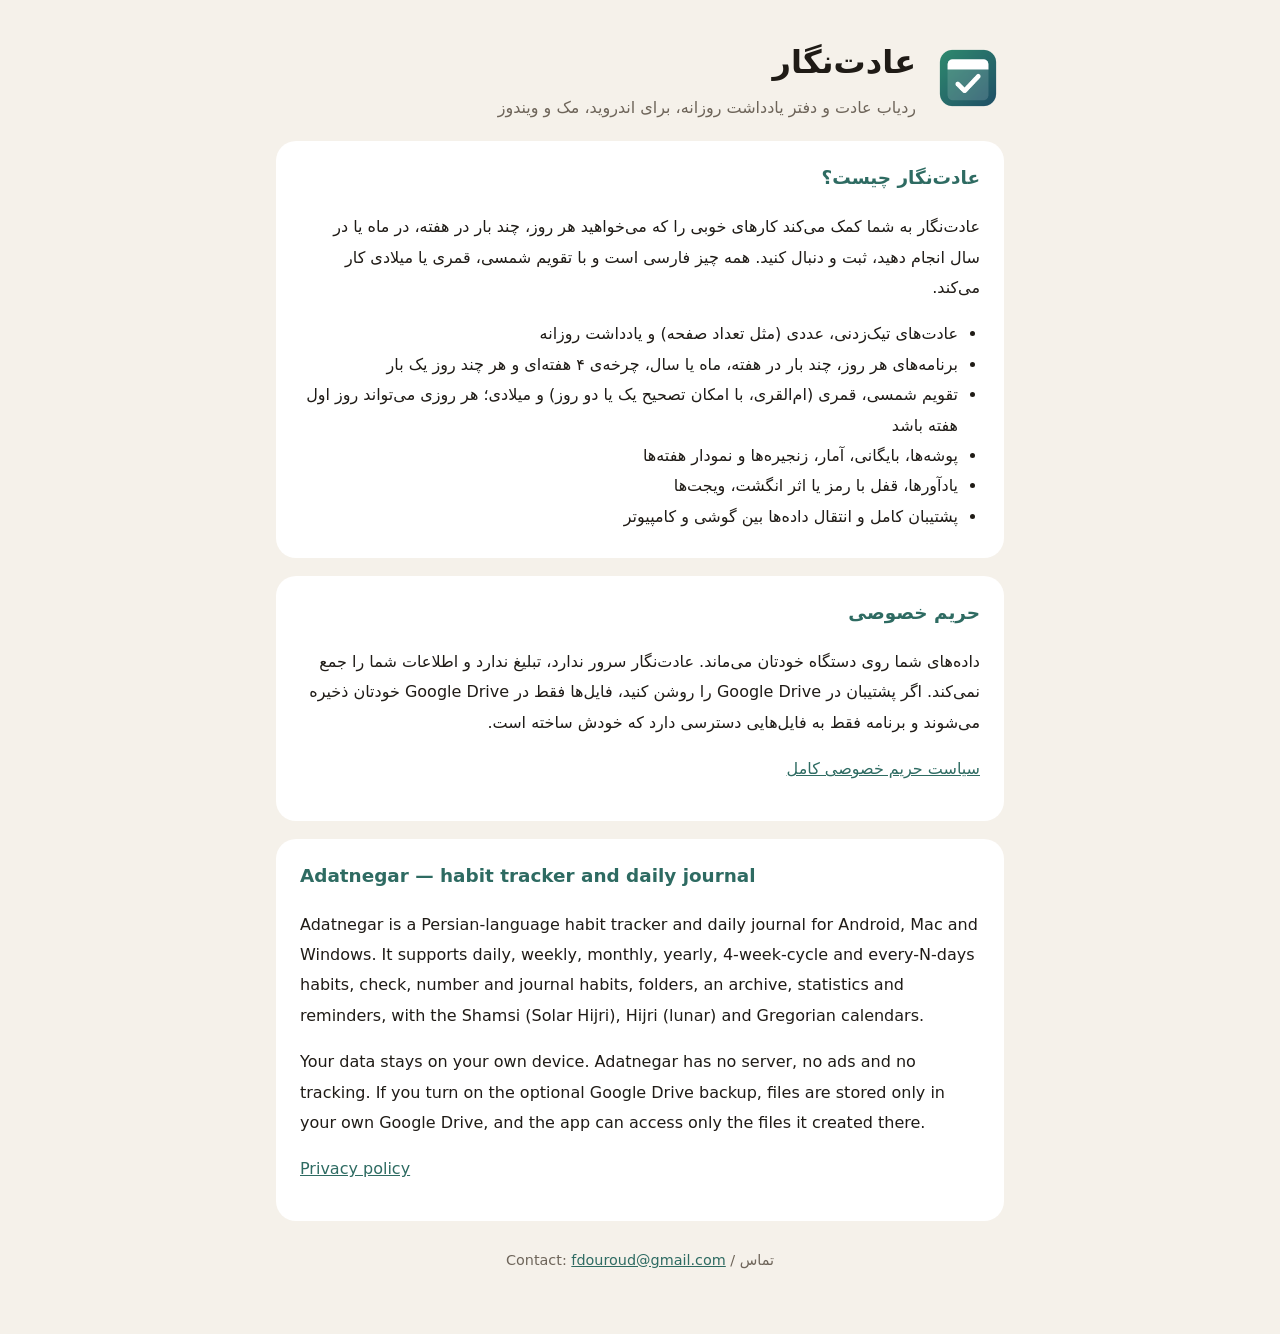
<file: adatnegar/index.html>
<!doctype html>
<html lang="fa" dir="rtl">
<head>
<meta charset="utf-8">
<meta name="viewport" content="width=device-width, initial-scale=1">
<title>عادت‌نگار — Adatnegar</title>
<meta name="description" content="عادت‌نگار: ردیاب عادت و دفتر یادداشت روزانه با تقویم شمسی، قمری و میلادی، برای اندروید، مک و ویندوز. Adatnegar: a Persian habit tracker and daily journal.">
<link rel="icon" href="icon.png">
<style>
  :root { --bg:#F5F1EA; --card:#fff; --text:#1F1B16; --text2:#6E655A; --primary:#2E6B62; --line:rgba(0,0,0,.1); }
  @media (prefers-color-scheme: dark) { :root { --bg:#121413; --card:#1C201F; --text:#ECE7DF; --text2:#A39C91; --primary:#86CFC2; --line:rgba(255,255,255,.15); } }
  * { box-sizing: border-box; }
  body { margin:0; background:var(--bg); color:var(--text); font-family: Vazirmatn, Tahoma, system-ui, sans-serif; line-height:1.9; }
  main { max-width:760px; margin:0 auto; padding:32px 16px 60px; }
  header { display:flex; align-items:center; gap:16px; margin-bottom:8px; }
  header img { width:72px; height:72px; }
  h1 { margin:0; font-size:2em; }
  .sub { color:var(--text2); margin:0; }
  section { background:var(--card); border-radius:20px; padding:20px 24px; margin-top:18px; }
  h2 { margin:0 0 6px; color:var(--primary); font-size:1.15em; }
  ul { margin:6px 0; padding-inline-start:22px; }
  a { color:var(--primary); }
  .en { direction:ltr; text-align:left; font-family: system-ui, -apple-system, 'Segoe UI', sans-serif; }
  footer { color:var(--text2); font-size:.9em; margin-top:26px; text-align:center; }
</style>
</head>
<body>
<main>
  <header>
    <img src="icon.png" alt="">
    <div>
      <h1>عادت‌نگار</h1>
      <p class="sub">ردیاب عادت و دفتر یادداشت روزانه، برای اندروید، مک و ویندوز</p>
    </div>
  </header>

  <section>
    <h2>عادت‌نگار چیست؟</h2>
    <p>عادت‌نگار به شما کمک می‌کند کارهای خوبی را که می‌خواهید هر روز، چند بار در هفته، در ماه یا در سال انجام دهید، ثبت و دنبال کنید. همه چیز فارسی است و با تقویم شمسی، قمری یا میلادی کار می‌کند.</p>
    <ul>
      <li>عادت‌های تیک‌زدنی، عددی (مثل تعداد صفحه) و یادداشت روزانه</li>
      <li>برنامه‌های هر روز، چند بار در هفته، ماه یا سال، چرخه‌ی ۴ هفته‌ای و هر چند روز یک بار</li>
      <li>تقویم شمسی، قمری (ام‌القری، با امکان تصحیح یک یا دو روز) و میلادی؛ هر روزی می‌تواند روز اول هفته باشد</li>
      <li>پوشه‌ها، بایگانی، آمار، زنجیره‌ها و نمودار هفته‌ها</li>
      <li>یادآورها، قفل با رمز یا اثر انگشت، ویجت‌ها</li>
      <li>پشتیبان کامل و انتقال داده‌ها بین گوشی و کامپیوتر</li>
    </ul>
  </section>

  <section>
    <h2>حریم خصوصی</h2>
    <p>داده‌های شما روی دستگاه خودتان می‌ماند. عادت‌نگار سرور ندارد، تبلیغ ندارد و اطلاعات شما را جمع نمی‌کند. اگر پشتیبان در Google Drive را روشن کنید، فایل‌ها فقط در Google Drive خودتان ذخیره می‌شوند و برنامه فقط به فایل‌هایی دسترسی دارد که خودش ساخته است.</p>
    <p><a href="privacy.html">سیاست حریم خصوصی کامل</a></p>
  </section>

  <section class="en" lang="en" dir="ltr">
    <h2>Adatnegar — habit tracker and daily journal</h2>
    <p>Adatnegar is a Persian-language habit tracker and daily journal for Android, Mac and Windows. It supports daily, weekly, monthly, yearly, 4-week-cycle and every-N-days habits, check, number and journal habits, folders, an archive, statistics and reminders, with the Shamsi (Solar Hijri), Hijri (lunar) and Gregorian calendars.</p>
    <p>Your data stays on your own device. Adatnegar has no server, no ads and no tracking. If you turn on the optional Google Drive backup, files are stored only in your own Google Drive, and the app can access only the files it created there.</p>
    <p><a href="privacy.html#en">Privacy policy</a></p>
  </section>

  <footer>
    تماس / Contact: <a href="mailto:fdouroud@gmail.com">fdouroud@gmail.com</a>
  </footer>
</main>
</body>
</html>
</file>
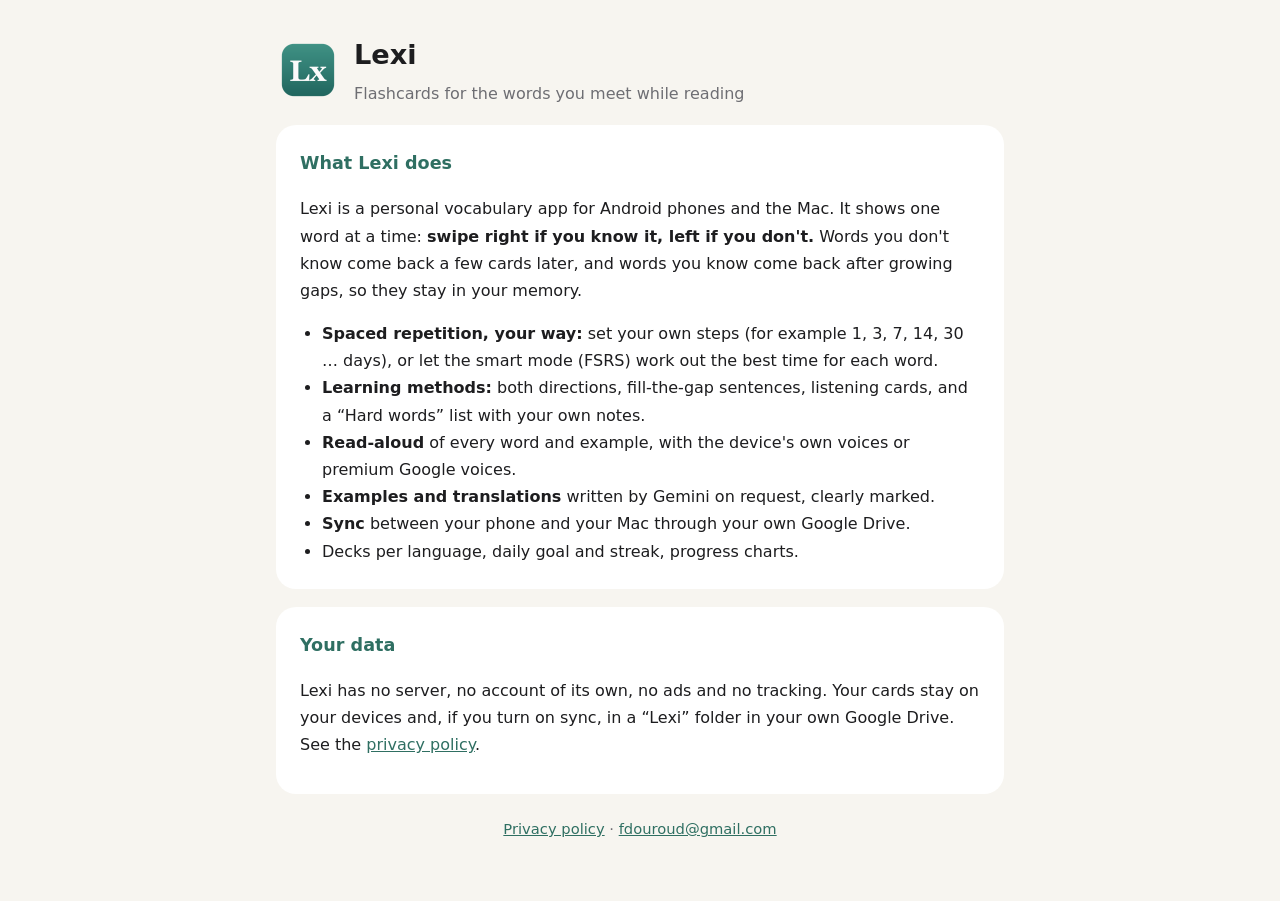
<file: lexi/index.html>
<!doctype html>
<html lang="en">
<head>
<meta charset="utf-8">
<meta name="viewport" content="width=device-width, initial-scale=1">
<title>Lexi — flashcards for the words you meet while reading</title>
<meta name="description" content="Lexi is a personal flashcard app for Android and Mac: swipe right if you know a word, left if you don't, with spaced repetition and read-aloud.">
<link rel="icon" href="icon.png">
<link rel="stylesheet" href="style.css">
</head>
<body>
<main>
  <header><img src="icon.png" alt=""><div><h1>Lexi</h1><p class="sub">Flashcards for the words you meet while reading</p></div></header>

  <article>
    <h2>What Lexi does</h2>
    <p>Lexi is a personal vocabulary app for Android phones and the Mac. It shows one word at a time:
      <b>swipe right if you know it, left if you don't.</b> Words you don't know come back a few cards later, and
      words you know come back after growing gaps, so they stay in your memory.</p>
    <ul>
      <li><b>Spaced repetition, your way:</b> set your own steps (for example 1, 3, 7, 14, 30 … days), or let the smart
        mode (FSRS) work out the best time for each word.</li>
      <li><b>Learning methods:</b> both directions, fill-the-gap sentences, listening cards, and a “Hard words” list with your own notes.</li>
      <li><b>Read-aloud</b> of every word and example, with the device's own voices or premium Google voices.</li>
      <li><b>Examples and translations</b> written by Gemini on request, clearly marked.</li>
      <li><b>Sync</b> between your phone and your Mac through your own Google Drive.</li>
      <li>Decks per language, daily goal and streak, progress charts.</li>
    </ul>
  </article>

  <article>
    <h2>Your data</h2>
    <p>Lexi has no server, no account of its own, no ads and no tracking. Your cards stay on your devices and, if you
      turn on sync, in a “Lexi” folder in your own Google Drive. See the <a href="privacy.html">privacy policy</a>.</p>
  </article>

  <footer><a href="privacy.html">Privacy policy</a> · <a href="mailto:fdouroud@gmail.com">fdouroud@gmail.com</a></footer>
</main>
</body>
</html>
</file>
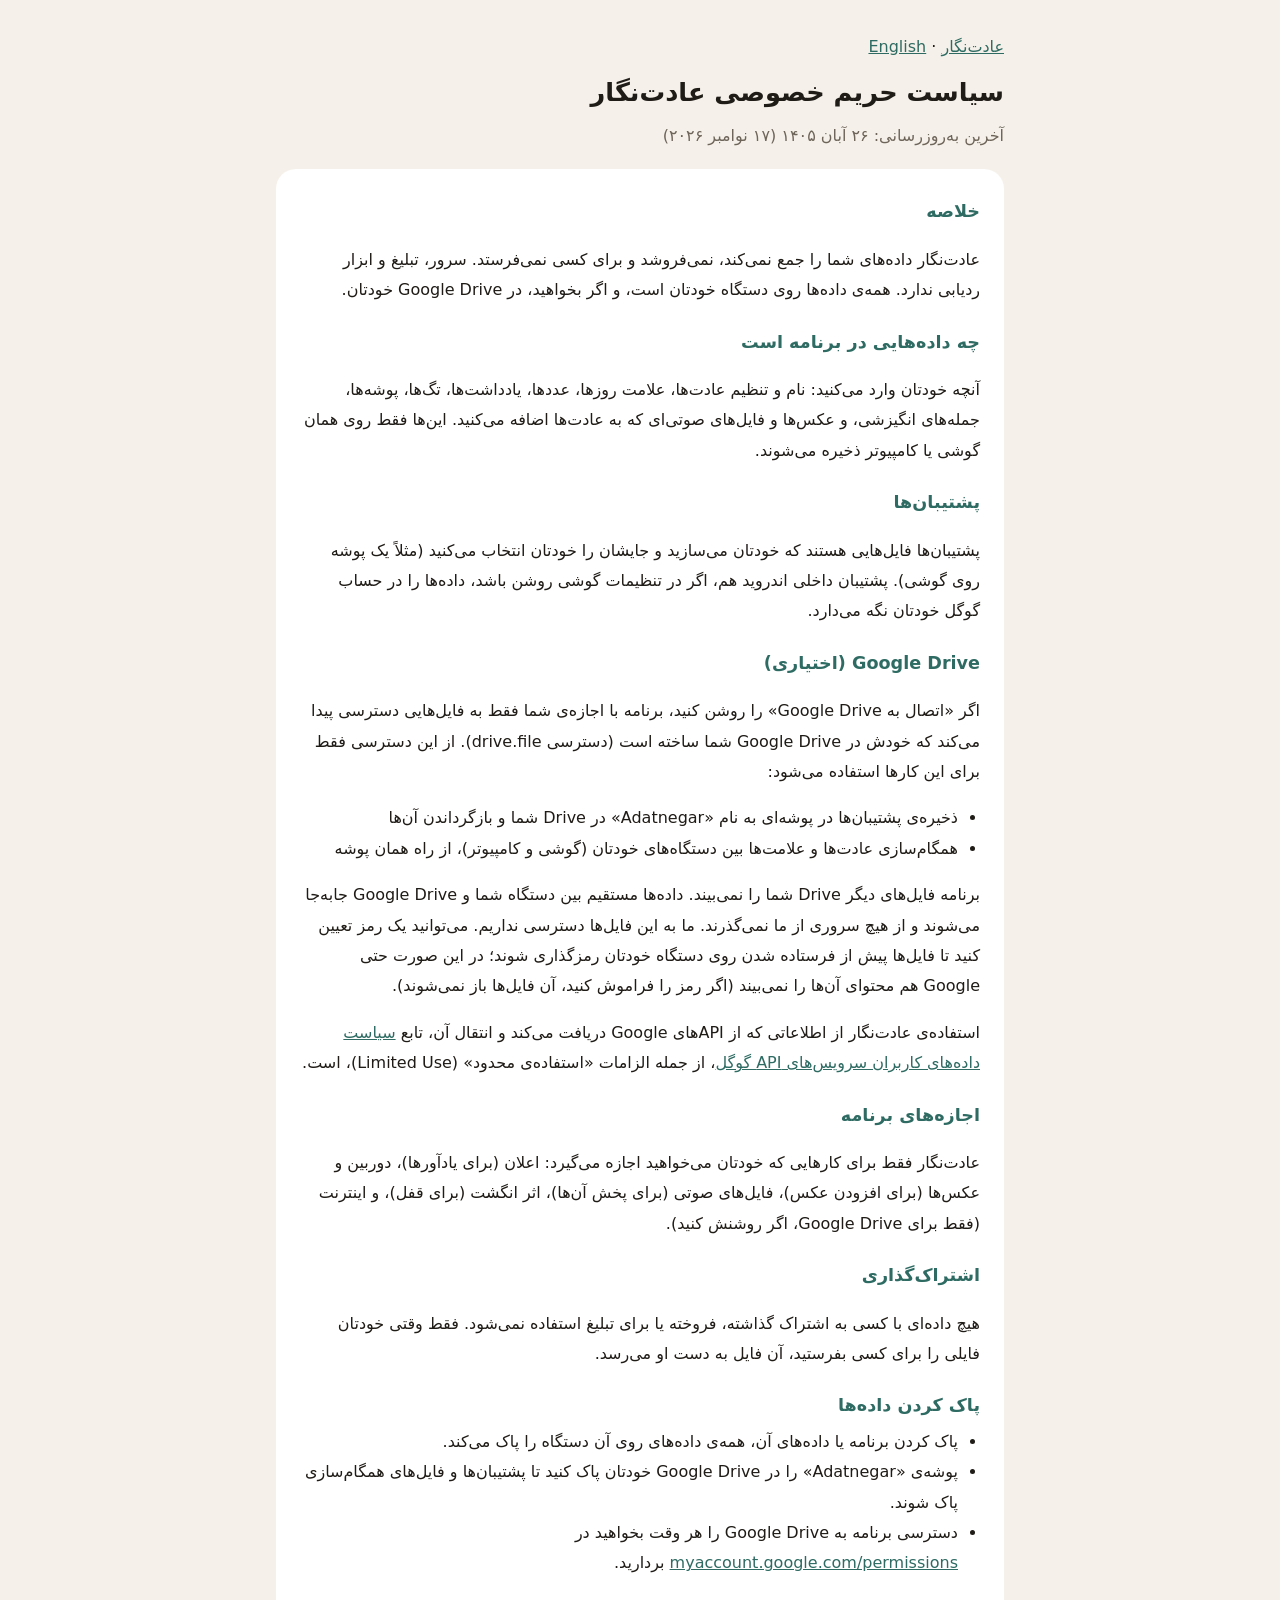
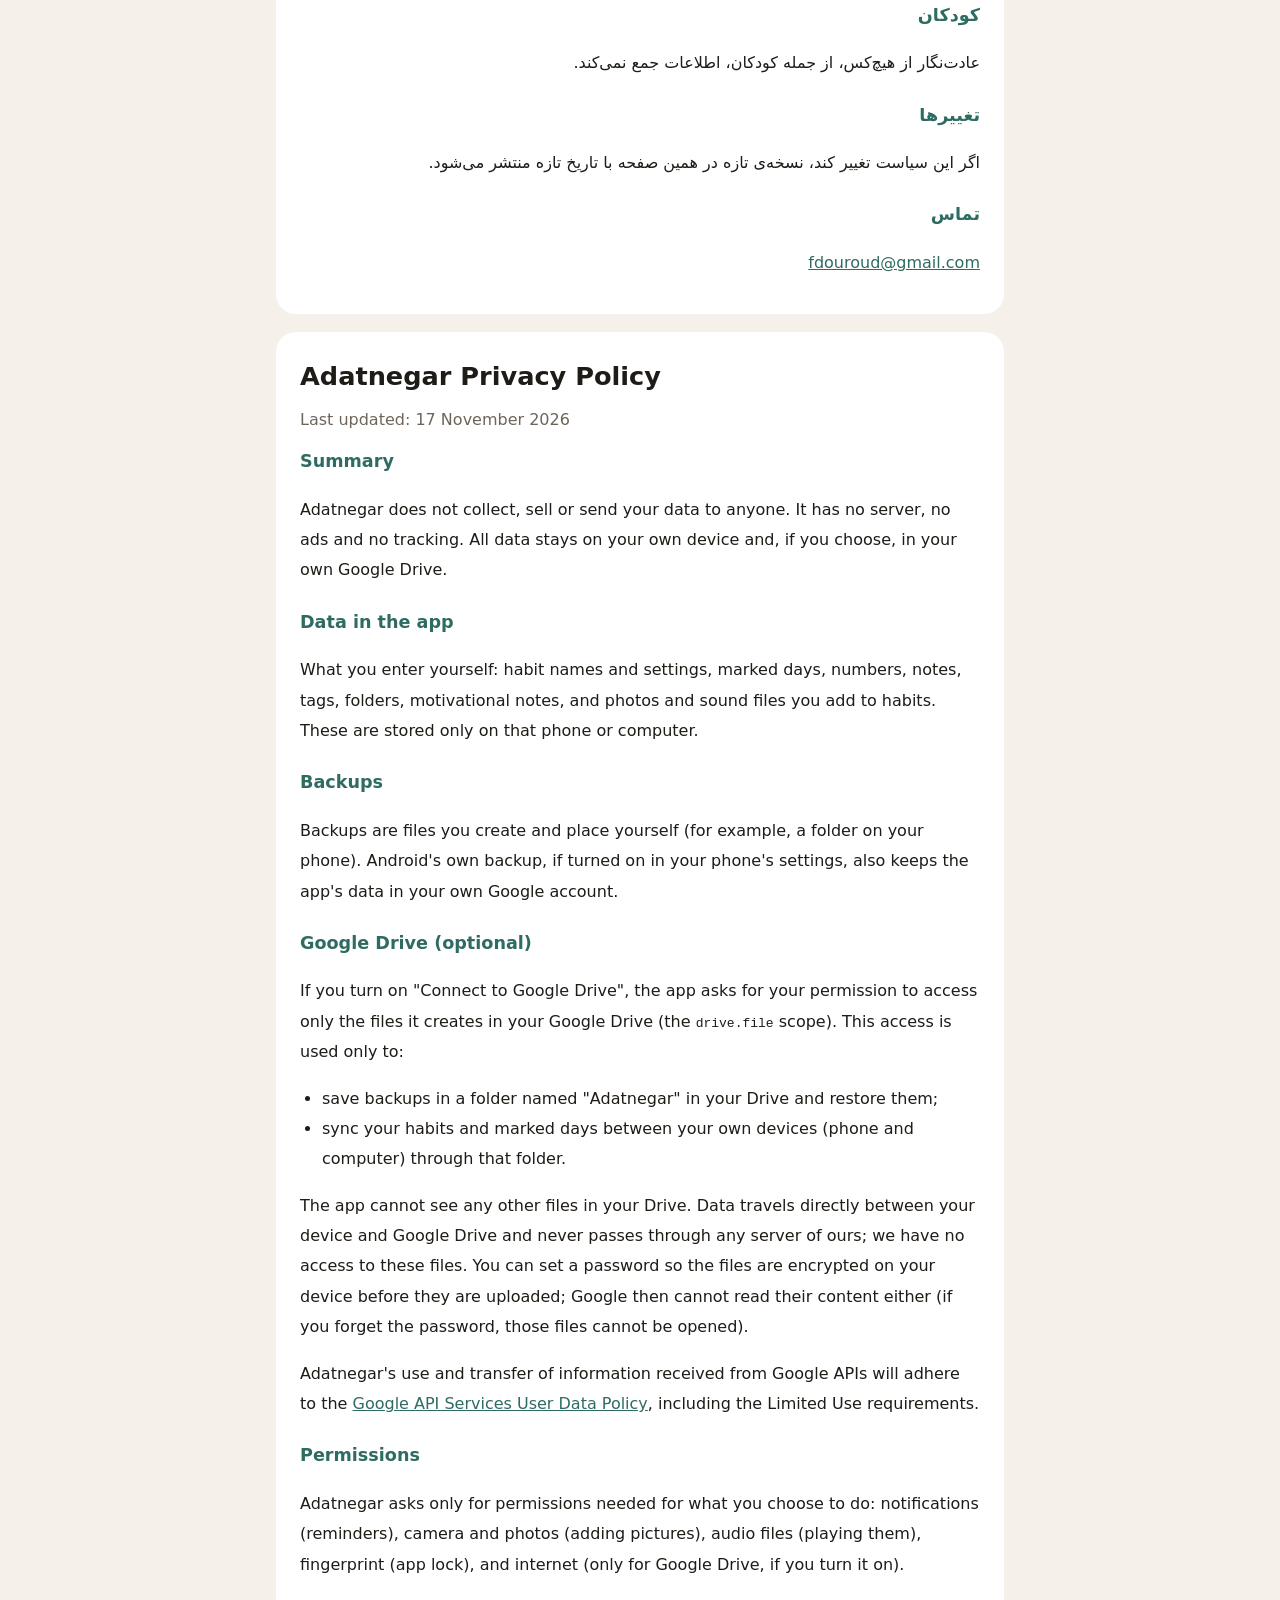
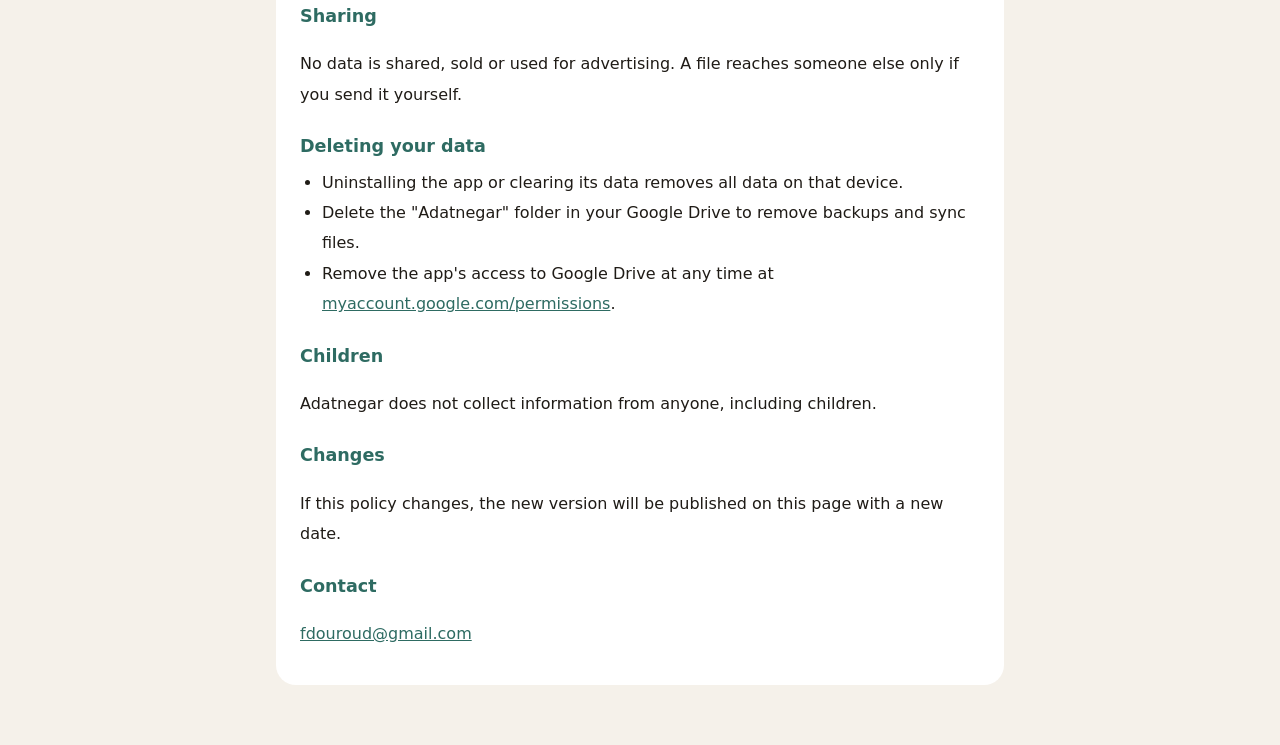
<file: adatnegar/privacy.html>
<!doctype html>
<html lang="fa" dir="rtl">
<head>
<meta charset="utf-8">
<meta name="viewport" content="width=device-width, initial-scale=1">
<title>سیاست حریم خصوصی عادت‌نگار — Adatnegar Privacy Policy</title>
<link rel="icon" href="icon.png">
<style>
  :root { --bg:#F5F1EA; --card:#fff; --text:#1F1B16; --text2:#6E655A; --primary:#2E6B62; }
  @media (prefers-color-scheme: dark) { :root { --bg:#121413; --card:#1C201F; --text:#ECE7DF; --text2:#A39C91; --primary:#86CFC2; } }
  * { box-sizing: border-box; }
  body { margin:0; background:var(--bg); color:var(--text); font-family: Vazirmatn, Tahoma, system-ui, sans-serif; line-height:1.9; }
  main { max-width:760px; margin:0 auto; padding:32px 16px 60px; }
  h1 { font-size:1.6em; margin:0 0 4px; }
  .date { color:var(--text2); margin:0 0 10px; }
  article { background:var(--card); border-radius:20px; padding:20px 24px; margin-top:18px; }
  h2 { color:var(--primary); font-size:1.1em; margin:20px 0 4px; }
  h2:first-of-type { margin-top:6px; }
  ul { margin:4px 0; padding-inline-start:22px; }
  a { color:var(--primary); }
  .en { direction:ltr; text-align:left; font-family: system-ui, -apple-system, 'Segoe UI', sans-serif; }
  nav { margin-bottom:6px; }
</style>
</head>
<body>
<main>
  <nav><a href="index.html">عادت‌نگار</a> · <a href="#en">English</a></nav>
  <h1>سیاست حریم خصوصی عادت‌نگار</h1>
  <p class="date">آخرین به‌روزرسانی: ۲۶ آبان ۱۴۰۵ (۱۷ نوامبر ۲۰۲۶)</p>

  <article>
    <h2>خلاصه</h2>
    <p>عادت‌نگار داده‌های شما را جمع نمی‌کند، نمی‌فروشد و برای کسی نمی‌فرستد. سرور، تبلیغ و ابزار ردیابی ندارد. همه‌ی داده‌ها روی دستگاه خودتان است، و اگر بخواهید، در Google Drive خودتان.</p>

    <h2>چه داده‌هایی در برنامه است</h2>
    <p>آنچه خودتان وارد می‌کنید: نام و تنظیم عادت‌ها، علامت روزها، عددها، یادداشت‌ها، تگ‌ها، پوشه‌ها، جمله‌های انگیزشی، و عکس‌ها و فایل‌های صوتی‌ای که به عادت‌ها اضافه می‌کنید. این‌ها فقط روی همان گوشی یا کامپیوتر ذخیره می‌شوند.</p>

    <h2>پشتیبان‌ها</h2>
    <p>پشتیبان‌ها فایل‌هایی هستند که خودتان می‌سازید و جایشان را خودتان انتخاب می‌کنید (مثلاً یک پوشه روی گوشی). پشتیبان داخلی اندروید هم، اگر در تنظیمات گوشی روشن باشد، داده‌ها را در حساب گوگل خودتان نگه می‌دارد.</p>

    <h2>Google Drive (اختیاری)</h2>
    <p>اگر «اتصال به Google Drive» را روشن کنید، برنامه با اجازه‌ی شما فقط به فایل‌هایی دسترسی پیدا می‌کند که خودش در Google Drive شما ساخته است (دسترسی <span dir="ltr">drive.file</span>). از این دسترسی فقط برای این کارها استفاده می‌شود:</p>
    <ul>
      <li>ذخیره‌ی پشتیبان‌ها در پوشه‌ای به نام «Adatnegar» در Drive شما و بازگرداندن آن‌ها</li>
      <li>همگام‌سازی عادت‌ها و علامت‌ها بین دستگاه‌های خودتان (گوشی و کامپیوتر)، از راه همان پوشه</li>
    </ul>
    <p>برنامه فایل‌های دیگر Drive شما را نمی‌بیند. داده‌ها مستقیم بین دستگاه شما و Google Drive جابه‌جا می‌شوند و از هیچ سروری از ما نمی‌گذرند. ما به این فایل‌ها دسترسی نداریم. می‌توانید یک رمز تعیین کنید تا فایل‌ها پیش از فرستاده شدن روی دستگاه خودتان رمزگذاری شوند؛ در این صورت حتی Google هم محتوای آن‌ها را نمی‌بیند (اگر رمز را فراموش کنید، آن فایل‌ها باز نمی‌شوند).</p>
    <p>استفاده‌ی عادت‌نگار از اطلاعاتی که از APIهای Google دریافت می‌کند و انتقال آن، تابع <a href="https://developers.google.com/terms/api-services-user-data-policy">سیاست داده‌های کاربران سرویس‌های API گوگل</a>، از جمله الزامات «استفاده‌ی محدود» (Limited Use)، است.</p>

    <h2>اجازه‌های برنامه</h2>
    <p>عادت‌نگار فقط برای کارهایی که خودتان می‌خواهید اجازه می‌گیرد: اعلان (برای یادآورها)، دوربین و عکس‌ها (برای افزودن عکس)، فایل‌های صوتی (برای پخش آن‌ها)، اثر انگشت (برای قفل)، و اینترنت (فقط برای Google Drive، اگر روشنش کنید).</p>

    <h2>اشتراک‌گذاری</h2>
    <p>هیچ داده‌ای با کسی به اشتراک گذاشته، فروخته یا برای تبلیغ استفاده نمی‌شود. فقط وقتی خودتان فایلی را برای کسی بفرستید، آن فایل به دست او می‌رسد.</p>

    <h2>پاک کردن داده‌ها</h2>
    <ul>
      <li>پاک کردن برنامه یا داده‌های آن، همه‌ی داده‌های روی آن دستگاه را پاک می‌کند.</li>
      <li>پوشه‌ی «Adatnegar» را در Google Drive خودتان پاک کنید تا پشتیبان‌ها و فایل‌های همگام‌سازی پاک شوند.</li>
      <li>دسترسی برنامه به Google Drive را هر وقت بخواهید در <a href="https://myaccount.google.com/permissions">myaccount.google.com/permissions</a> بردارید.</li>
    </ul>

    <h2>کودکان</h2>
    <p>عادت‌نگار از هیچ‌کس، از جمله کودکان، اطلاعات جمع نمی‌کند.</p>

    <h2>تغییرها</h2>
    <p>اگر این سیاست تغییر کند، نسخه‌ی تازه در همین صفحه با تاریخ تازه منتشر می‌شود.</p>

    <h2>تماس</h2>
    <p><a href="mailto:fdouroud@gmail.com">fdouroud@gmail.com</a></p>
  </article>

  <article id="en" class="en" lang="en" dir="ltr">
    <h1>Adatnegar Privacy Policy</h1>
    <p class="date">Last updated: 17 November 2026</p>

    <h2>Summary</h2>
    <p>Adatnegar does not collect, sell or send your data to anyone. It has no server, no ads and no tracking. All data stays on your own device and, if you choose, in your own Google Drive.</p>

    <h2>Data in the app</h2>
    <p>What you enter yourself: habit names and settings, marked days, numbers, notes, tags, folders, motivational notes, and photos and sound files you add to habits. These are stored only on that phone or computer.</p>

    <h2>Backups</h2>
    <p>Backups are files you create and place yourself (for example, a folder on your phone). Android's own backup, if turned on in your phone's settings, also keeps the app's data in your own Google account.</p>

    <h2>Google Drive (optional)</h2>
    <p>If you turn on "Connect to Google Drive", the app asks for your permission to access only the files it creates in your Google Drive (the <code>drive.file</code> scope). This access is used only to:</p>
    <ul>
      <li>save backups in a folder named "Adatnegar" in your Drive and restore them;</li>
      <li>sync your habits and marked days between your own devices (phone and computer) through that folder.</li>
    </ul>
    <p>The app cannot see any other files in your Drive. Data travels directly between your device and Google Drive and never passes through any server of ours; we have no access to these files. You can set a password so the files are encrypted on your device before they are uploaded; Google then cannot read their content either (if you forget the password, those files cannot be opened).</p>
    <p>Adatnegar's use and transfer of information received from Google APIs will adhere to the <a href="https://developers.google.com/terms/api-services-user-data-policy">Google API Services User Data Policy</a>, including the Limited Use requirements.</p>

    <h2>Permissions</h2>
    <p>Adatnegar asks only for permissions needed for what you choose to do: notifications (reminders), camera and photos (adding pictures), audio files (playing them), fingerprint (app lock), and internet (only for Google Drive, if you turn it on).</p>

    <h2>Sharing</h2>
    <p>No data is shared, sold or used for advertising. A file reaches someone else only if you send it yourself.</p>

    <h2>Deleting your data</h2>
    <ul>
      <li>Uninstalling the app or clearing its data removes all data on that device.</li>
      <li>Delete the "Adatnegar" folder in your Google Drive to remove backups and sync files.</li>
      <li>Remove the app's access to Google Drive at any time at <a href="https://myaccount.google.com/permissions">myaccount.google.com/permissions</a>.</li>
    </ul>

    <h2>Children</h2>
    <p>Adatnegar does not collect information from anyone, including children.</p>

    <h2>Changes</h2>
    <p>If this policy changes, the new version will be published on this page with a new date.</p>

    <h2>Contact</h2>
    <p><a href="mailto:fdouroud@gmail.com">fdouroud@gmail.com</a></p>
  </article>
</main>
</body>
</html>
</file>
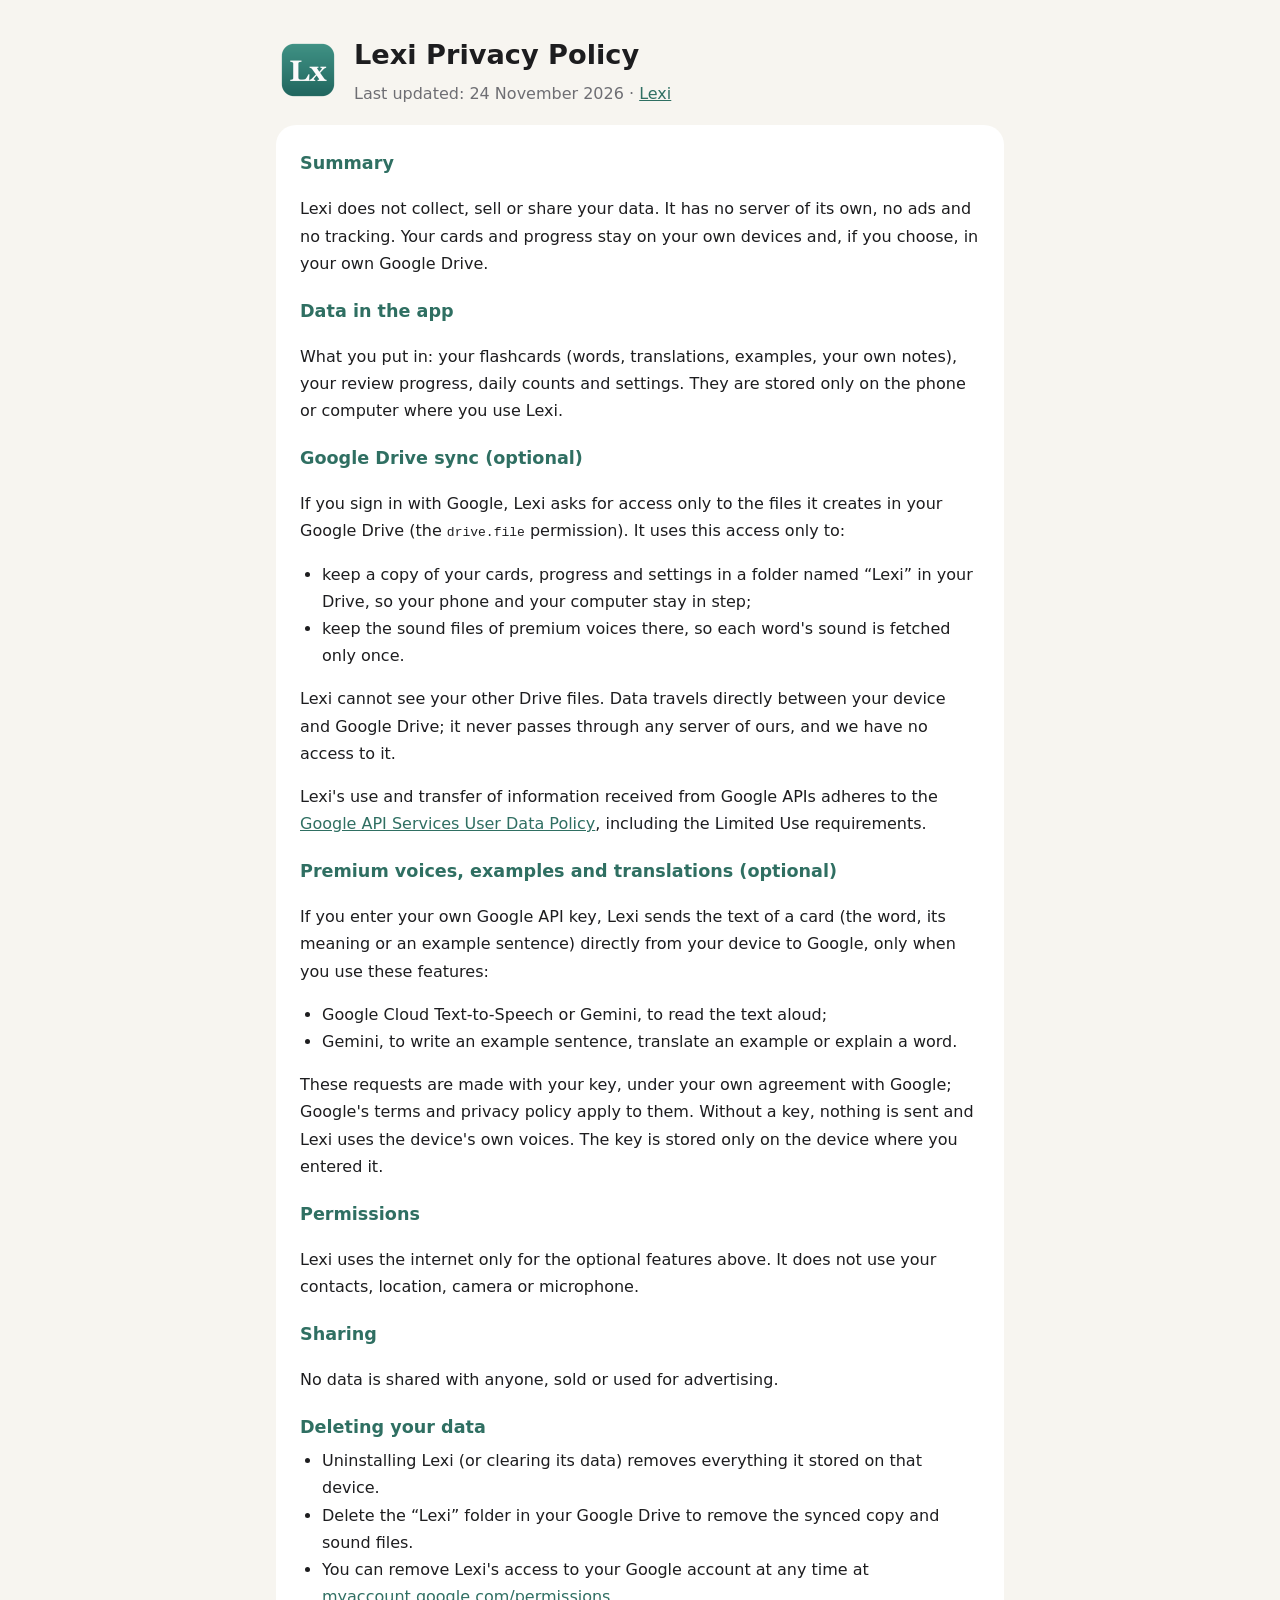
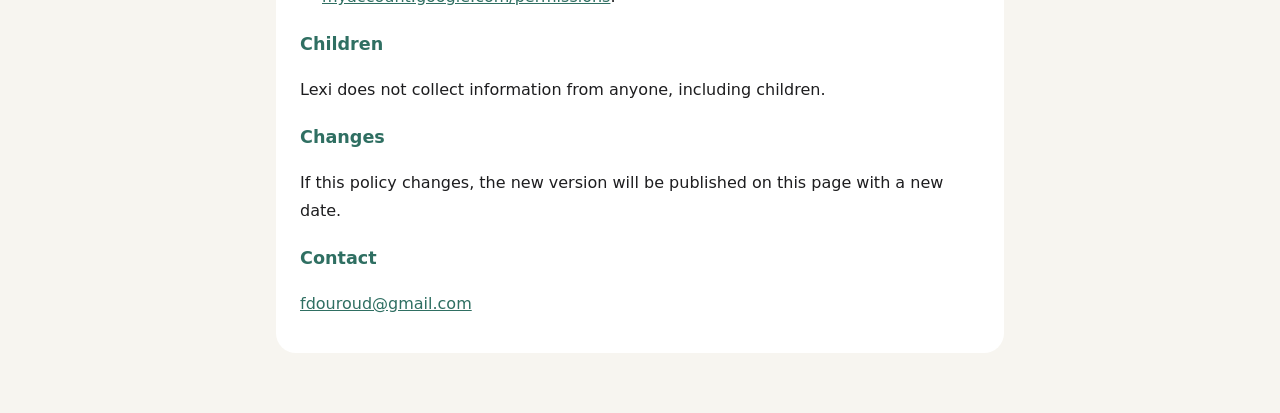
<file: lexi/privacy.html>
<!doctype html>
<html lang="en">
<head>
<meta charset="utf-8">
<meta name="viewport" content="width=device-width, initial-scale=1">
<title>Lexi Privacy Policy</title>
<link rel="icon" href="icon.png">
<link rel="stylesheet" href="style.css">
</head>
<body>
<main>
  <header><img src="icon.png" alt=""><div><h1>Lexi Privacy Policy</h1><p class="sub">Last updated: 24 November 2026 · <a href="index.html">Lexi</a></p></div></header>

  <article>
    <h2>Summary</h2>
    <p>Lexi does not collect, sell or share your data. It has no server of its own, no ads and no tracking. Your cards
      and progress stay on your own devices and, if you choose, in your own Google Drive.</p>

    <h2>Data in the app</h2>
    <p>What you put in: your flashcards (words, translations, examples, your own notes), your review progress, daily
      counts and settings. They are stored only on the phone or computer where you use Lexi.</p>

    <h2>Google Drive sync (optional)</h2>
    <p>If you sign in with Google, Lexi asks for access only to the files it creates in your Google Drive (the
      <code>drive.file</code> permission). It uses this access only to:</p>
    <ul>
      <li>keep a copy of your cards, progress and settings in a folder named “Lexi” in your Drive, so your phone and
        your computer stay in step;</li>
      <li>keep the sound files of premium voices there, so each word's sound is fetched only once.</li>
    </ul>
    <p>Lexi cannot see your other Drive files. Data travels directly between your device and Google Drive; it never
      passes through any server of ours, and we have no access to it.</p>
    <p>Lexi's use and transfer of information received from Google APIs adheres to the
      <a href="https://developers.google.com/terms/api-services-user-data-policy">Google API Services User Data Policy</a>,
      including the Limited Use requirements.</p>

    <h2>Premium voices, examples and translations (optional)</h2>
    <p>If you enter your own Google API key, Lexi sends the text of a card (the word, its meaning or an example
      sentence) directly from your device to Google, only when you use these features:</p>
    <ul>
      <li>Google Cloud Text-to-Speech or Gemini, to read the text aloud;</li>
      <li>Gemini, to write an example sentence, translate an example or explain a word.</li>
    </ul>
    <p>These requests are made with your key, under your own agreement with Google; Google's terms and privacy policy
      apply to them. Without a key, nothing is sent and Lexi uses the device's own voices. The key is stored only on
      the device where you entered it.</p>

    <h2>Permissions</h2>
    <p>Lexi uses the internet only for the optional features above. It does not use your contacts, location, camera or microphone.</p>

    <h2>Sharing</h2>
    <p>No data is shared with anyone, sold or used for advertising.</p>

    <h2>Deleting your data</h2>
    <ul>
      <li>Uninstalling Lexi (or clearing its data) removes everything it stored on that device.</li>
      <li>Delete the “Lexi” folder in your Google Drive to remove the synced copy and sound files.</li>
      <li>You can remove Lexi's access to your Google account at any time at
        <a href="https://myaccount.google.com/permissions">myaccount.google.com/permissions</a>.</li>
    </ul>

    <h2>Children</h2>
    <p>Lexi does not collect information from anyone, including children.</p>

    <h2>Changes</h2>
    <p>If this policy changes, the new version will be published on this page with a new date.</p>

    <h2>Contact</h2>
    <p><a href="mailto:fdouroud@gmail.com">fdouroud@gmail.com</a></p>
  </article>
</main>
</body>
</html>
</file>
<file: lexi/style.css>
:root { --bg:#f7f5f0; --card:#fff; --text:#1d1d1f; --text2:#6e6e73; --primary:#2f6f62; }
@media (prefers-color-scheme: dark) { :root { --bg:#1b1b1d; --card:#252527; --text:#f2f2f2; --text2:#a1a1a6; --primary:#7cc4b2; } }
* { box-sizing: border-box; }
body { margin:0; background:var(--bg); color:var(--text); font-family: system-ui, -apple-system, "Segoe UI", Roboto, sans-serif; line-height:1.7; }
main { max-width:760px; margin:0 auto; padding:32px 16px 60px; }
header { display:flex; align-items:center; gap:14px; }
header img { width:64px; height:64px; border-radius:14px; }
h1 { font-size:1.7em; margin:0; }
.sub { color:var(--text2); margin:2px 0 0; }
article { background:var(--card); border-radius:20px; padding:20px 24px; margin-top:18px; }
h2 { color:var(--primary); font-size:1.1em; margin:20px 0 4px; }
article h2:first-child { margin-top:4px; }
ul { margin:4px 0; padding-left:22px; }
a { color:var(--primary); }
footer { color:var(--text2); margin-top:22px; font-size:.92em; text-align:center; }
</file>
